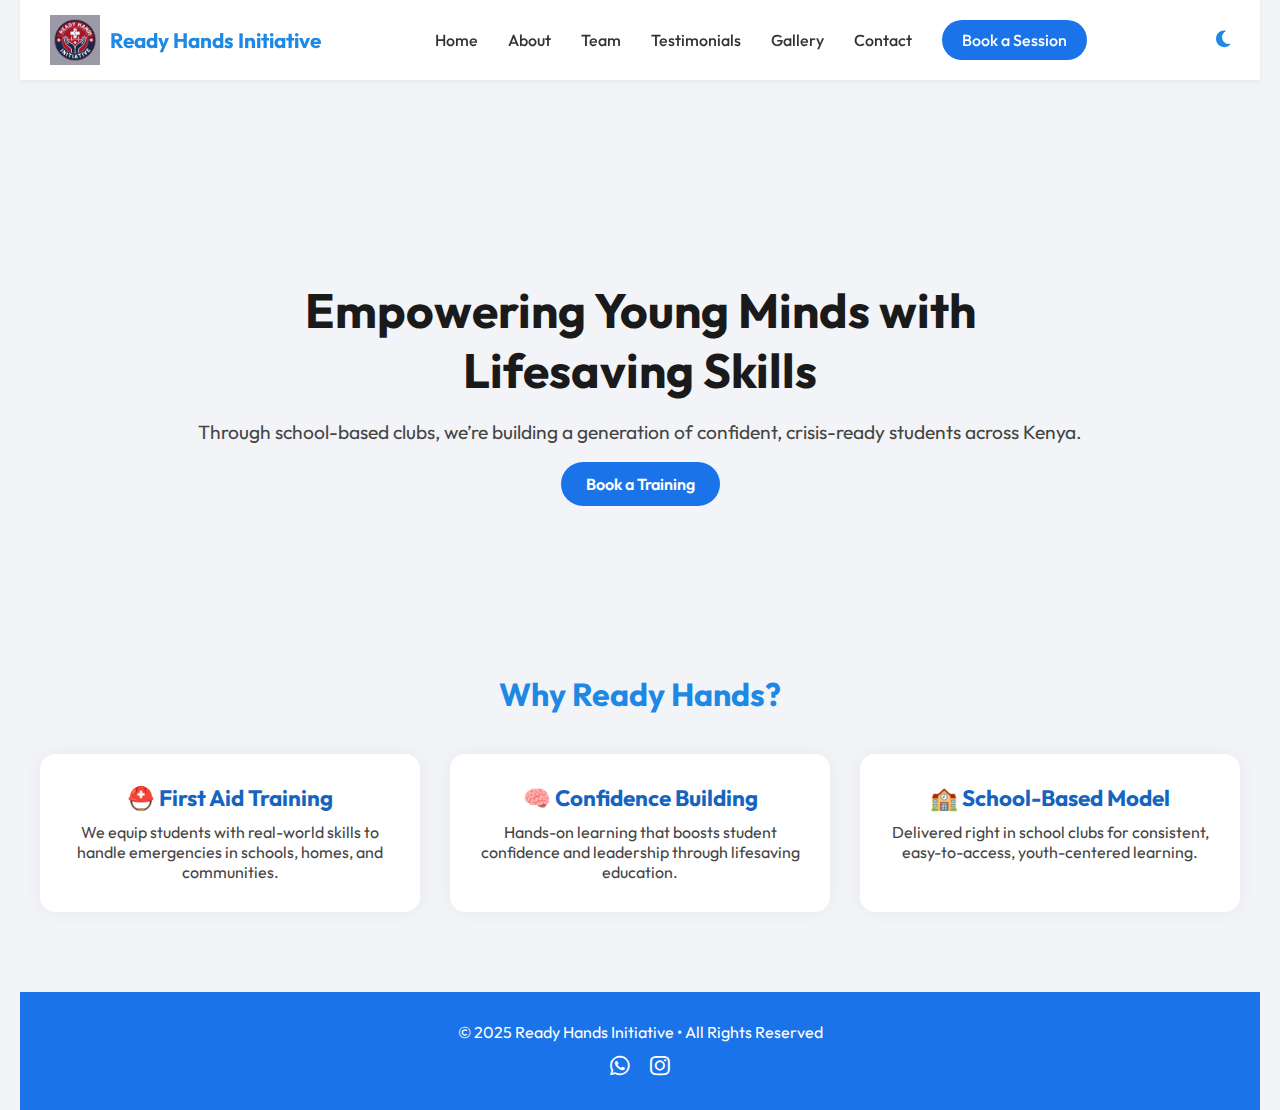
<file: index.html>
<!DOCTYPE html>
<html lang="en">
<head>
  <meta charset="UTF-8" />
  <meta name="viewport" content="width=device-width, initial-scale=1.0" />
  <meta name="description" content="Ready Hands Initiative — Empowering young minds with lifesaving skills." />
  <title>Ready Hands Initiative</title>
  <link rel="stylesheet" href="css/style.css" />
  <link href="https://fonts.googleapis.com/css2?family=Outfit:wght@400;700&display=swap" rel="stylesheet">
  <script defer src="js/script.js"></script>
  <link rel="stylesheet" href="https://cdnjs.cloudflare.com/ajax/libs/font-awesome/6.5.0/css/all.min.css">
<link rel="icon" type="image/png" href="images/favicon.png">
<link rel="shortcut icon" href="images/favicon.ico" type="image/x-icon">

</head>
<body>

   <header class="navbar">
  <div class="logo">
  <a href="index.html" class="logo-link">
    <img src="images/logo.png" alt="Ready Hands Logo">
    <span>Ready Hands Initiative</span>
  </a>
</div>

  <div class="burger" id="burger">
    <i class="fas fa-bars"></i>
  </div>
  <nav id="nav-menu">
    <ul class="nav-links">
      <li><a href="index.html">Home</a></li>
      <li><a href="about.html">About</a></li>
      <li><a href="team.html">Team</a></li>
      <li><a href="testimonials.html">Testimonials</a></li>
      <li><a href="gallery.html">Gallery</a></li>
      <li><a href="contact.html">Contact</a></li>
      <li><a href="book.html" class="cta">Book a Session</a></li>
    </ul>
  </nav>
  <button id="darkToggle" class="dark-btn" title="Toggle dark mode">
  <i class="fas fa-moon"></i>
</button>

</header>
  <section class="hero">
    <h1>Empowering Young Minds with <br> Lifesaving Skills</h1>
    <p>Through school-based clubs, we’re building a generation of confident, crisis-ready students across Kenya.</p>
    <a href="book.html" class="btn-primary">Book a Training</a>
  </section>

  <section class="impact">
    <h2>Why Ready Hands?</h2>
    <div class="impact-grid">
      <div class="impact-card">
        <h3>⛑️ First Aid Training</h3>
        <p>We equip students with real-world skills to handle emergencies in schools, homes, and communities.</p>
      </div>
      <div class="impact-card">
        <h3>🧠 Confidence Building</h3>
        <p>Hands-on learning that boosts student confidence and leadership through lifesaving education.</p>
      </div>
      <div class="impact-card">
        <h3>🏫 School-Based Model</h3>
        <p>Delivered right in school clubs for consistent, easy-to-access, youth-centered learning.</p>
      </div>
    </div>
  </section>
<footer class="footer">
  <p>&copy; 2025 Ready Hands Initiative • All Rights Reserved</p>
  <div class="footer-socials">
    <a href="https://wa.me/254702093678" target="_blank"><i class="fab fa-whatsapp"></i></a>
    <a href="https://instagram.com/readyhandske" target="_blank"><i class="fab fa-instagram"></i></a>
  </div>
</footer>
<script>
  const burger = document.getElementById("burger");
  const navMenu = document.getElementById("nav-menu");

  burger.addEventListener("click", () => {
    navMenu.classList.toggle("open");
    burger.innerHTML = navMenu.classList.contains("open")
      ? '<i class="fas fa-times"></i>'
      : '<i class="fas fa-bars"></i>';
  });
</script>
<script>
  const toggle = document.getElementById('darkToggle');

  // Apply saved dark mode on page load
  if (localStorage.getItem("darkMode") === "enabled") {
    document.body.classList.add("dark");
    toggle.innerHTML = '<i class="fas fa-sun"></i>';
  }

  toggle.addEventListener("click", () => {
    document.body.classList.toggle("dark");

    if (document.body.classList.contains("dark")) {
      toggle.innerHTML = '<i class="fas fa-sun"></i>';
      localStorage.setItem("darkMode", "enabled");
    } else {
      toggle.innerHTML = '<i class="fas fa-moon"></i>';
      localStorage.setItem("darkMode", "disabled");
    }
  });
</script>


</body>
</html>
</file>
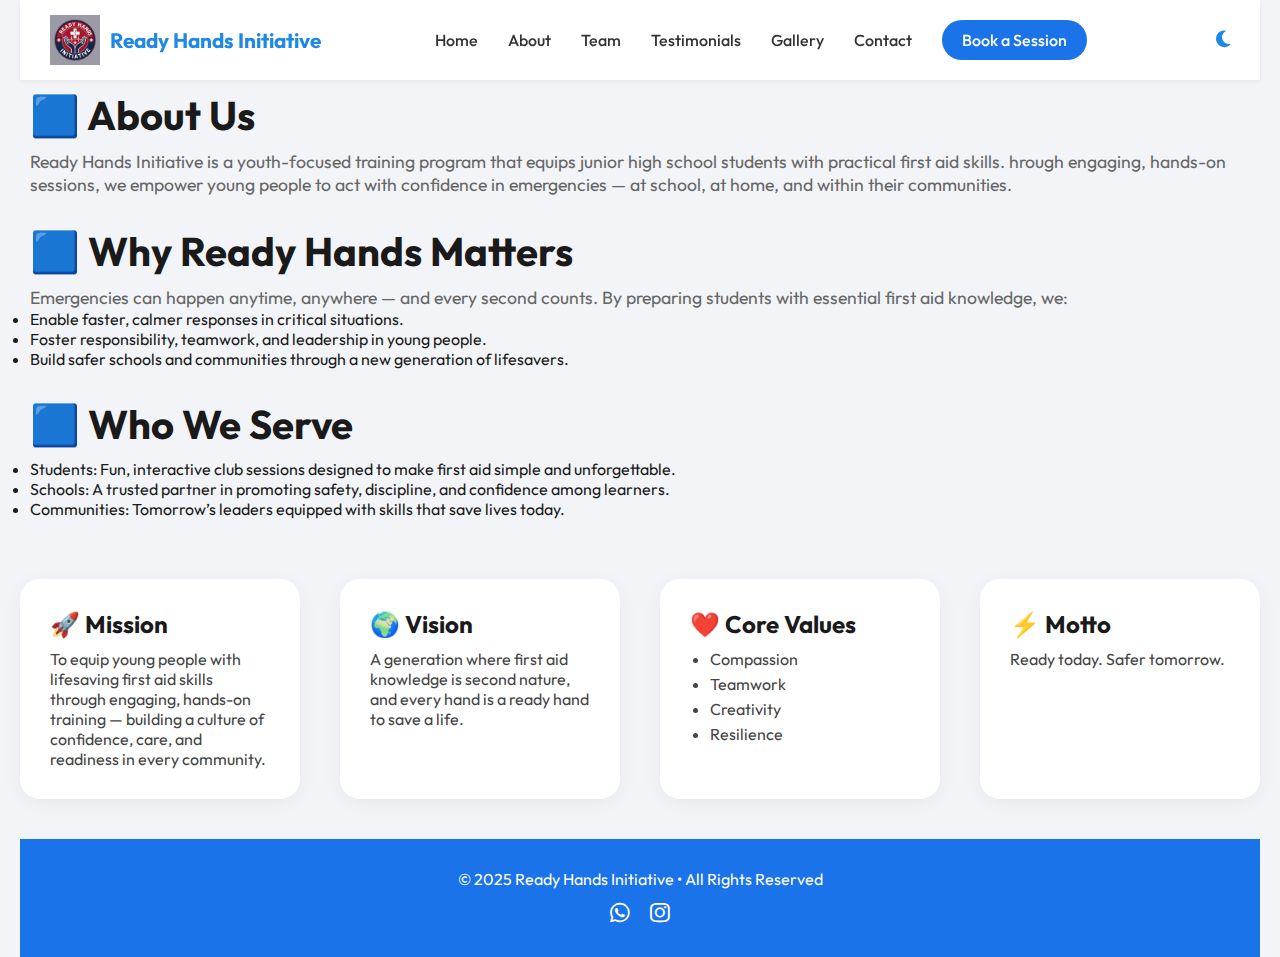
<file: about.html>
<!DOCTYPE html>
<html lang="en">
<head>
  <meta charset="UTF-8" />
  <meta name="viewport" content="width=device-width, initial-scale=1.0" />
  <meta name="description" content="Learn about our mission, vision and values." />
  <title>About Us | DuoOrg</title>
  <link rel="stylesheet" href="css/style.css" />
  <link href="https://fonts.googleapis.com/css2?family=Outfit:wght@400;700&display=swap" rel="stylesheet">
<link rel="stylesheet" href="https://cdnjs.cloudflare.com/ajax/libs/font-awesome/6.5.0/css/all.min.css">
<link rel="icon" type="image/png" href="images/favicon.png">
<link rel="shortcut icon" href="images/favicon.ico" type="image/x-icon">

</head>
<body>

  <header class="navbar">
 <div class="logo">
  <a href="index.html" class="logo-link">
    <img src="images/logo.png" alt="Ready Hands Logo">
    <span>Ready Hands Initiative</span>
  </a>
</div>

  <div class="burger" id="burger">
    <i class="fas fa-bars"></i>
  </div>
  <nav id="nav-menu">
    <ul class="nav-links">
      <li><a href="index.html">Home</a></li>
      <li><a href="about.html">About</a></li>
      <li><a href="team.html">Team</a></li>
      <li><a href="testimonials.html">Testimonials</a></li>
      <li><a href="gallery.html">Gallery</a></li>
      <li><a href="contact.html">Contact</a></li>
      <li><a href="book.html" class="cta">Book a Session</a></li>
    </ul>
  </nav>
  <button id="darkToggle" class="dark-btn" title="Toggle dark mode">
  <i class="fas fa-moon"></i>
</button>

</header>

  <section class="about-hero">
    <h1>🟦 About Us</h1>
    <p>Ready Hands Initiative is a youth-focused training program that equips 
      junior high school students with practical first aid skills. 
      hrough engaging, hands-on sessions, we empower young people to
       act with confidence in emergencies — at school, at home, and within
        their communities.</p>
  </section>
   <section class="about-hero">
    <h1>🟦 Why Ready Hands Matters</h1>
    <p>Emergencies can happen anytime, anywhere — and every second counts. 
      By preparing students with essential first aid knowledge, we:
      <ul>
<li>Enable faster, calmer responses in critical situations.</li>
<li>Foster responsibility, teamwork, and leadership in young people.</li>
<li>Build safer schools and communities through a new generation of lifesavers.</li>
</ul>
</p>
  </section>
<section class="about-hero">
    <h1>🟦 Who We Serve</h1>
    <ul><li>Students: Fun, interactive club sessions designed to make first 
      aid simple and unforgettable.</li>
<li>Schools: A trusted partner in promoting safety, discipline, and confidence
  among learners.</li>
<li>Communities: Tomorrow’s leaders equipped with skills that save lives today.</li>
    </ul>
  </section>
  <section class="values">
    <div class="card">
      <h2>🚀 Mission</h2>
      <p>To equip young people with lifesaving first aid skills through engaging, hands-on training — building a culture of confidence, care, and readiness in every community.</p>
    </div>
    <div class="card">
      <h2>🌍 Vision</h2>
      <p>A generation where first aid knowledge is second nature, and every hand is a ready hand to save a life.</p>
    </div>
    <div class="card">
      <h2>❤️ Core Values</h2>
      <ul>
        <li>Compassion</li>
        <li>Teamwork</li>
        <li>Creativity</li>
        <li>Resilience</li>
      </ul>
    </div>
    <div class="card">
      <h2>⚡ Motto</h2>
      <p>Ready today. Safer tomorrow.</p>
    </div>
  </section>
<footer class="footer">
  <p>&copy; 2025 Ready Hands Initiative • All Rights Reserved</p>
  <div class="footer-socials">
    <a href="https://wa.me/254702093678" target="_blank"><i class="fab fa-whatsapp"></i></a>
    <a href="https://instagram.com/readyhandske" target="_blank"><i class="fab fa-instagram"></i></a>
  </div>
</footer>
<script>
  const burger = document.getElementById("burger");
  const navMenu = document.getElementById("nav-menu");

  burger.addEventListener("click", () => {
    navMenu.classList.toggle("open");
    burger.innerHTML = navMenu.classList.contains("open")
      ? '<i class="fas fa-times"></i>'
      : '<i class="fas fa-bars"></i>';
  });
</script>
<script>
  const toggle = document.getElementById('darkToggle');

  // Apply saved dark mode on page load
  if (localStorage.getItem("darkMode") === "enabled") {
    document.body.classList.add("dark");
    toggle.innerHTML = '<i class="fas fa-sun"></i>';
  }

  toggle.addEventListener("click", () => {
    document.body.classList.toggle("dark");

    if (document.body.classList.contains("dark")) {
      toggle.innerHTML = '<i class="fas fa-sun"></i>';
      localStorage.setItem("darkMode", "enabled");
    } else {
      toggle.innerHTML = '<i class="fas fa-moon"></i>';
      localStorage.setItem("darkMode", "disabled");
    }
  });
</script>


</body>
</html>
</file>
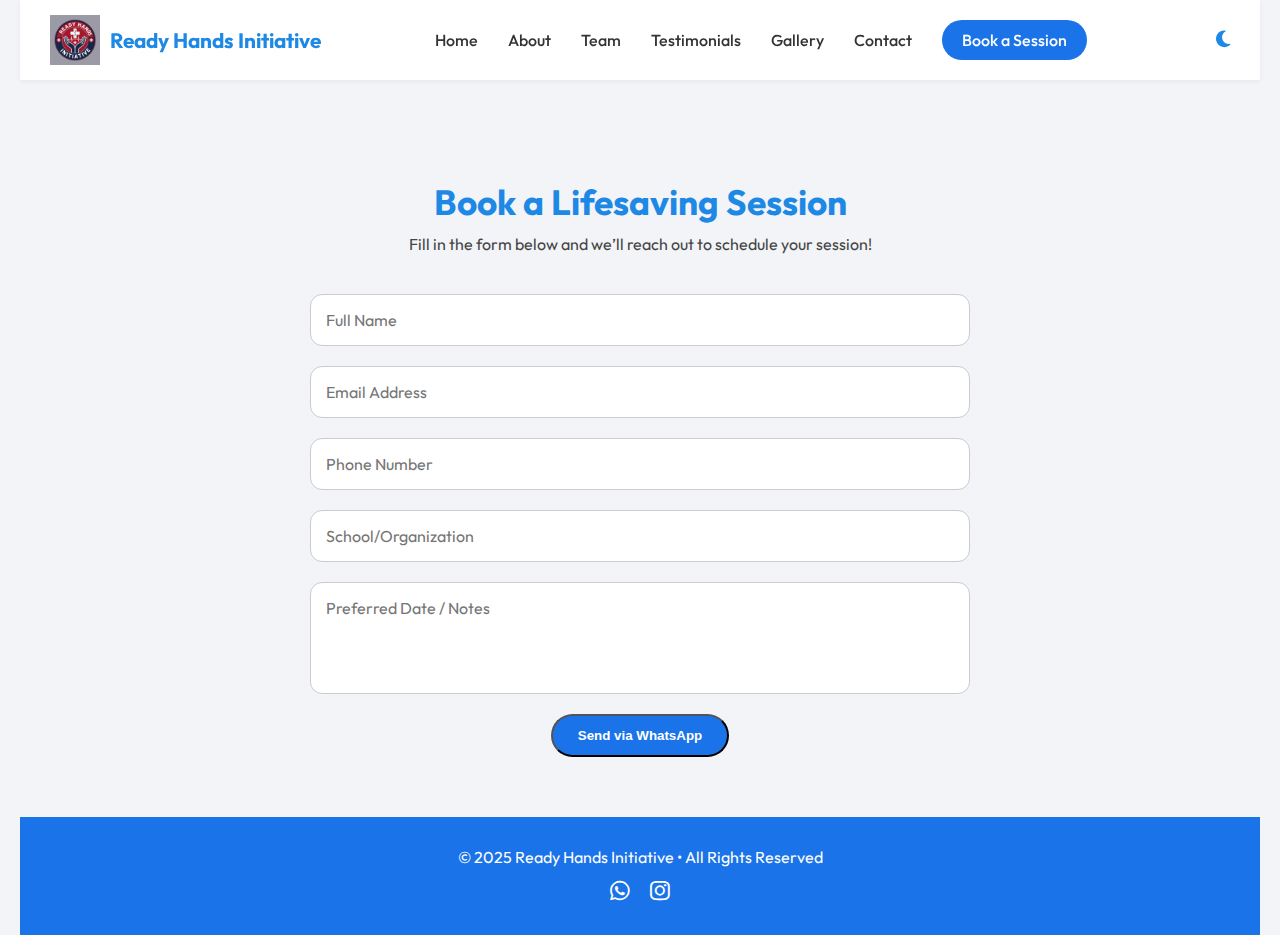
<file: book.html>
<!DOCTYPE html>
<html lang="en">
<head>
  <meta charset="UTF-8" />
  <meta name="viewport" content="width=device-width, initial-scale=1.0" />
  <meta name="description" content="Book a lifesaving training session with Ready Hands Initiative." />
  <title>Book a Session | Ready Hands</title>
  <link rel="stylesheet" href="css/style.css" />
  <link href="https://fonts.googleapis.com/css2?family=Outfit:wght@400;700&display=swap" rel="stylesheet">
  <script defer src="js/script.js"></script>
  <link rel="stylesheet" href="https://cdnjs.cloudflare.com/ajax/libs/font-awesome/6.5.0/css/all.min.css">
<link rel="icon" type="image/png" href="images/favicon.png">
<link rel="shortcut icon" href="images/favicon.ico" type="image/x-icon">

</head>
<body>

  <header class="navbar">
 <div class="logo">
  <a href="index.html" class="logo-link">
    <img src="images/logo.png" alt="Ready Hands Logo">
    <span>Ready Hands Initiative</span>
  </a>
</div>

  <div class="burger" id="burger">
    <i class="fas fa-bars"></i>
  </div>
  <nav id="nav-menu">
    <ul class="nav-links">
      <li><a href="index.html">Home</a></li>
      <li><a href="about.html">About</a></li>
      <li><a href="team.html">Team</a></li>
      <li><a href="testimonials.html">Testimonials</a></li>
      <li><a href="gallery.html">Gallery</a></li>
      <li><a href="contact.html">Contact</a></li>
      <li><a href="book.html" class="cta">Book a Session</a></li>
    </ul>
  </nav>
  <button id="darkToggle" class="dark-btn" title="Toggle dark mode">
  <i class="fas fa-moon"></i>
</button>

</header>



  <section class="booking-section">
    <h1>Book a Lifesaving Session</h1>
    <p>Fill in the form below and we’ll reach out to schedule your session!</p>

   <form class="booking-form" id="whatsappForm">
  <input type="text" placeholder="Full Name" name="name" id="name" required>
  <input type="email" placeholder="Email Address" name="email" id="email" required>
  <input type="text" placeholder="Phone Number" name="phone" id="phone" required>
  <input type="text" placeholder="School/Organization" name="org" id="org" required>
  <textarea placeholder="Preferred Date / Notes" name="message" id="message" rows="4"></textarea>
  <button type="submit" class="btn-primary">Send via WhatsApp</button>
</form>

  </section>
<footer class="footer">
  <p>&copy; 2025 Ready Hands Initiative • All Rights Reserved</p>
  <div class="footer-socials">
    <a href="https://wa.me/254702093678" target="_blank"><i class="fab fa-whatsapp"></i></a>
    <a href="https://instagram.com/readyhandske" target="_blank"><i class="fab fa-instagram"></i></a>
  </div>
</footer>
<script>
  document.getElementById("whatsappForm").addEventListener("submit", function (e) {
    e.preventDefault();

    const name = document.getElementById("name").value.trim();
    const email = document.getElementById("email").value.trim();
    const phone = document.getElementById("phone").value.trim();
    const org = document.getElementById("org").value.trim();
    const message = document.getElementById("message").value.trim();

    const encodedMessage = encodeURIComponent(
      `Hello Ready Hands! 👋\n\nI'd like to book a training session.\n\n👤 Name: ${name}\n📧 Email: ${email}\n📱 Phone: ${phone}\n🏫 Organization: ${org}\n📝 Notes: ${message}`
    );

    const whatsappNumber = "254702093678"; // Replace this with your actual number!
    const whatsappURL = `https://wa.me/${whatsappNumber}?text=${encodedMessage}`;

    window.open(whatsappURL, "_blank");
  });
</script>
<script>
  const burger = document.getElementById("burger");
  const navMenu = document.getElementById("nav-menu");

  burger.addEventListener("click", () => {
    navMenu.classList.toggle("open");
    burger.innerHTML = navMenu.classList.contains("open")
      ? '<i class="fas fa-times"></i>'
      : '<i class="fas fa-bars"></i>';
  });
</script>
<script>
  const toggle = document.getElementById('darkToggle');

  // Apply saved dark mode on page load
  if (localStorage.getItem("darkMode") === "enabled") {
    document.body.classList.add("dark");
    toggle.innerHTML = '<i class="fas fa-sun"></i>';
  }

  toggle.addEventListener("click", () => {
    document.body.classList.toggle("dark");

    if (document.body.classList.contains("dark")) {
      toggle.innerHTML = '<i class="fas fa-sun"></i>';
      localStorage.setItem("darkMode", "enabled");
    } else {
      toggle.innerHTML = '<i class="fas fa-moon"></i>';
      localStorage.setItem("darkMode", "disabled");
    }
  });
</script>


</body>
</html>
</file>
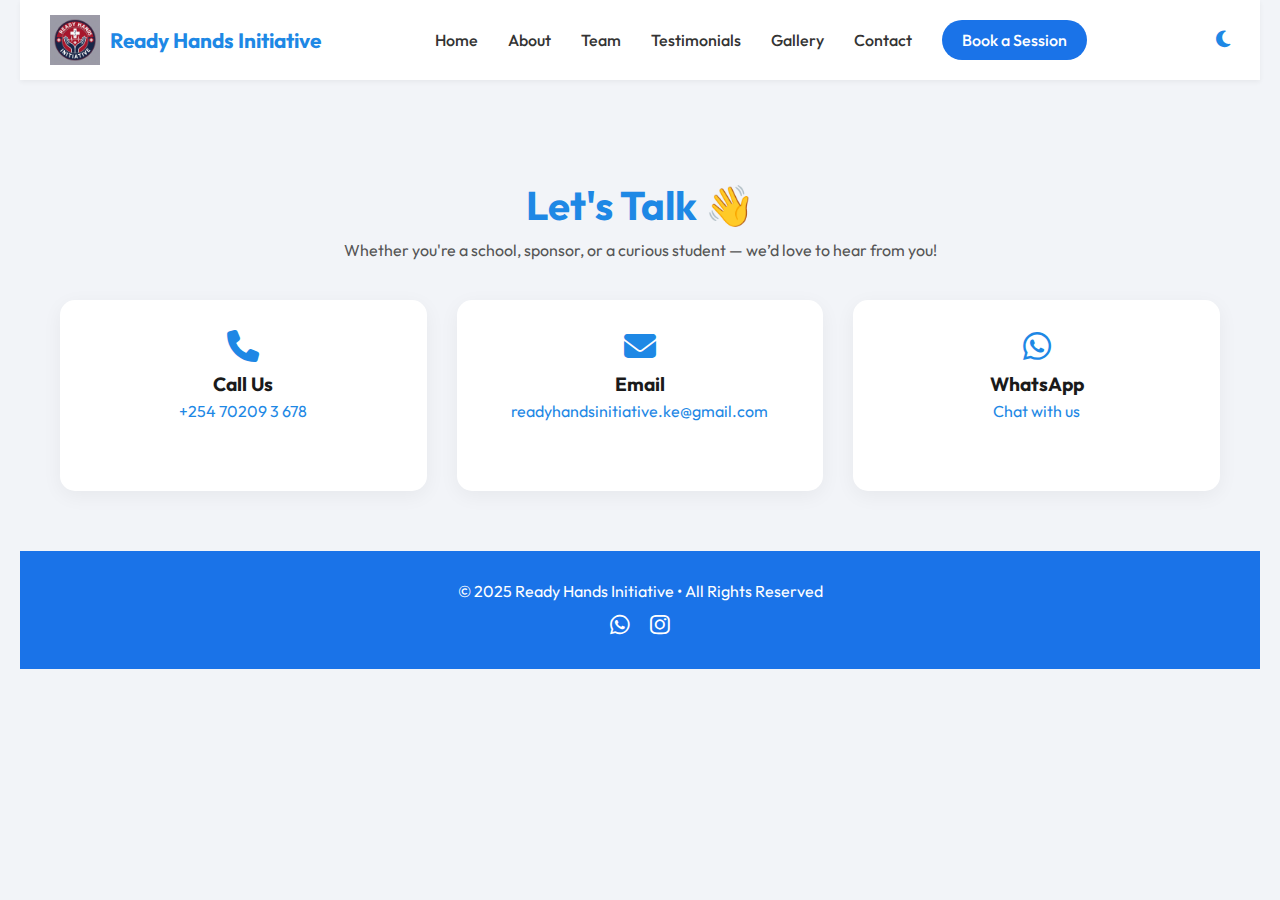
<file: contact.html>
<!DOCTYPE html>
<html lang="en">
<head>
  <meta charset="UTF-8" />
  <meta name="viewport" content="width=device-width, initial-scale=1.0" />
  <meta name="description" content="Get in touch with Ready Hands Initiative." />
  <title>Contact Us | Ready Hands</title>
  <link rel="stylesheet" href="css/style.css" />
  <link href="https://cdnjs.cloudflare.com/ajax/libs/font-awesome/6.5.0/css/all.min.css" rel="stylesheet">
  <link href="https://fonts.googleapis.com/css2?family=Outfit:wght@400;700&display=swap" rel="stylesheet">
  <link rel="icon" type="image/png" href="images/favicon.png">
<link rel="shortcut icon" href="images/favicon.ico" type="image/x-icon">

</head>
<body>

  <header class="navbar">
  <div class="logo">
  <a href="index.html" class="logo-link">
    <img src="images/logo.png" alt="Ready Hands Logo">
    <span>Ready Hands Initiative</span>
  </a>
</div>

  <div class="burger" id="burger">
    <i class="fas fa-bars"></i>
  </div>
  <nav id="nav-menu">
    <ul class="nav-links">
      <li><a href="index.html">Home</a></li>
      <li><a href="about.html">About</a></li>
      <li><a href="team.html">Team</a></li>
      <li><a href="testimonials.html">Testimonials</a></li>
      <li><a href="gallery.html">Gallery</a></li>
      <li><a href="contact.html">Contact</a></li>
      <li><a href="book.html" class="cta">Book a Session</a></li>
    </ul>
  </nav>
  <button id="darkToggle" class="dark-btn" title="Toggle dark mode">
  <i class="fas fa-moon"></i>
</button>

</header>



  <section class="contact-section">
    <h1>Let's Talk 👋</h1>
    <p>Whether you're a school, sponsor, or a curious student — we’d love to hear from you!</p>

    <div class="contact-grid">
      <div class="contact-box">
        <i class="fas fa-phone"></i>
        <h3>Call Us</h3>
        <p><a href="tel:+254702093678">+254 70209 3 678</a></p>
      </div>

      <div class="contact-box">
        <i class="fas fa-envelope"></i>
        <h3>Email</h3>
        <p><a href="mailto:readyhandsinitiative.ke@gmail.com">readyhandsinitiative.ke@gmail.com</a></p>
      </div>

      <div class="contact-box">
        <i class="fab fa-whatsapp"></i>
        <h3>WhatsApp</h3>
        <p><a href="https://wa.me/254702093678" target="_blank">Chat with us</a></p>
      </div>
    </div>
  </section>
<footer class="footer">
  <p>&copy; 2025 Ready Hands Initiative • All Rights Reserved</p>
  <div class="footer-socials">
    <a href="https://wa.me/254702093678" target="_blank"><i class="fab fa-whatsapp"></i></a>
    <a href="https://instagram.com/readyhandske" target="_blank"><i class="fab fa-instagram"></i></a>
  </div>
</footer>
<script>
  const burger = document.getElementById("burger");
  const navMenu = document.getElementById("nav-menu");

  burger.addEventListener("click", () => {
    navMenu.classList.toggle("open");
    burger.innerHTML = navMenu.classList.contains("open")
      ? '<i class="fas fa-times"></i>'
      : '<i class="fas fa-bars"></i>';
  });
</script>
<script>
  const toggle = document.getElementById('darkToggle');

  // Apply saved dark mode on page load
  if (localStorage.getItem("darkMode") === "enabled") {
    document.body.classList.add("dark");
    toggle.innerHTML = '<i class="fas fa-sun"></i>';
  }

  toggle.addEventListener("click", () => {
    document.body.classList.toggle("dark");

    if (document.body.classList.contains("dark")) {
      toggle.innerHTML = '<i class="fas fa-sun"></i>';
      localStorage.setItem("darkMode", "enabled");
    } else {
      toggle.innerHTML = '<i class="fas fa-moon"></i>';
      localStorage.setItem("darkMode", "disabled");
    }
  });
</script>


</body>
</html>
</file>
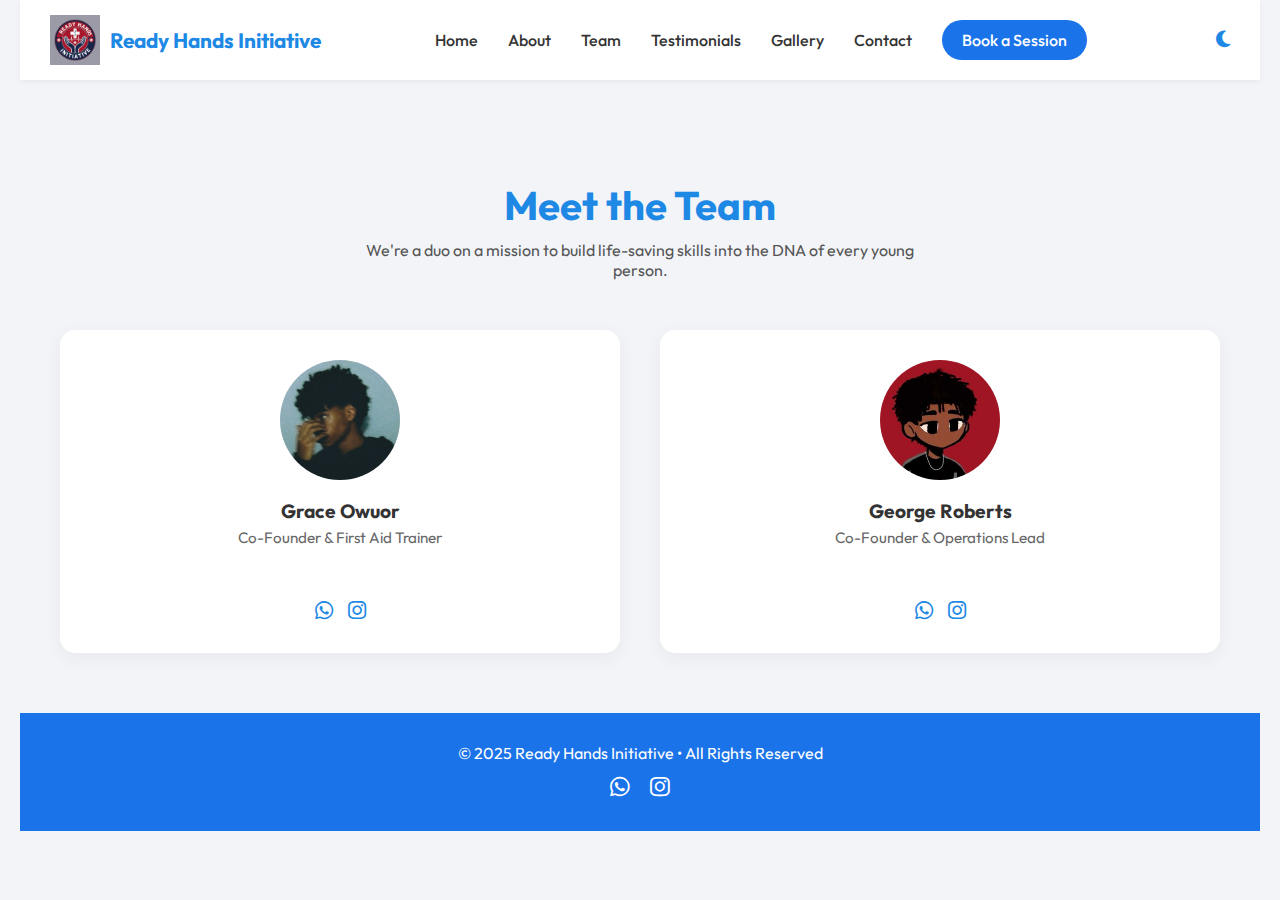
<file: team.html>
<!DOCTYPE html>
<html lang="en">
<head>
  <meta charset="UTF-8" />
  <meta name="viewport" content="width=device-width, initial-scale=1.0" />
  <meta name="description" content="Meet the passionate team behind Ready Hands Initiative." />
  <title>Our Team | Ready Hands</title>
  <link rel="stylesheet" href="css/style.css" />
  <link href="https://fonts.googleapis.com/css2?family=Outfit:wght@400;700&display=swap" rel="stylesheet">
<link rel="stylesheet" href="https://cdnjs.cloudflare.com/ajax/libs/font-awesome/6.5.0/css/all.min.css">
<link rel="icon" type="image/png" href="images/favicon.png">
<link rel="shortcut icon" href="images/favicon.ico" type="image/x-icon">

</head>
<body>

  <header class="navbar">
  <div class="logo">
  <a href="index.html" class="logo-link">
    <img src="images/logo.png" alt="Ready Hands Logo">
    <span>Ready Hands Initiative</span>
  </a>
</div>

  <div class="burger" id="burger">
    <i class="fas fa-bars"></i>
  </div>
  <nav id="nav-menu">
    <ul class="nav-links">
      <li><a href="index.html">Home</a></li>
      <li><a href="about.html">About</a></li>
      <li><a href="team.html">Team</a></li>
      <li><a href="testimonials.html">Testimonials</a></li>
      <li><a href="gallery.html">Gallery</a></li>
      <li><a href="contact.html">Contact</a></li>
      <li><a href="book.html" class="cta">Book a Session</a></li>
    </ul>
  </nav>
  <button id="darkToggle" class="dark-btn" title="Toggle dark mode">
  <i class="fas fa-moon"></i>
</button>

</header>



  <section class="team-section">
    <h1>Meet the Team</h1>
    <p>We're a duo on a mission to build life-saving skills into the DNA of every young person.</p>

    <div class="team-grid">
      <div class="team-card">
  <img src="images/founder1.jpg" alt="Co-Founder One" />
  <h3>Grace Owuor</h3>
  <p>Co-Founder & First Aid Trainer</p>
  <div class="social-icons">
    <a href="https://wa.me/254702093678" target="_blank"><i class="fab fa-whatsapp"></i></a>
    <a href="https://instagram.com/readyhandske" target="_blank"><i class="fab fa-instagram"></i></a>
  </div>
</div>

      <div class="team-card">
  <img src="images/founder2.jpg" alt="Co-Founder Two" />
  <h3>George Roberts</h3>
  <p>Co-Founder & Operations Lead</p>
  <div class="social-icons">
    <a href="https://wa.me/254706293195" target="_blank"><i class="fab fa-whatsapp"></i></a>
    <a href="https://instagram.com/george.perso123456" target="_blank"><i class="fab fa-instagram"></i></a>
  </div>
</div>

      <!-- Add more cards below if needed -->
    </div>
  </section>
<footer class="footer">
  <p>&copy; 2025 Ready Hands Initiative • All Rights Reserved</p>
  <div class="footer-socials">
    <a href="https://wa.me/254702093678" target="_blank"><i class="fab fa-whatsapp"></i></a>
    <a href="https://instagram.com/readyhandske" target="_blank"><i class="fab fa-instagram"></i></a>
  </div>
</footer>
<script>
  const burger = document.getElementById("burger");
  const navMenu = document.getElementById("nav-menu");

  burger.addEventListener("click", () => {
    navMenu.classList.toggle("open");
    burger.innerHTML = navMenu.classList.contains("open")
      ? '<i class="fas fa-times"></i>'
      : '<i class="fas fa-bars"></i>';
  });
</script>
<script>
  const toggle = document.getElementById('darkToggle');

  // Apply saved dark mode on page load
  if (localStorage.getItem("darkMode") === "enabled") {
    document.body.classList.add("dark");
    toggle.innerHTML = '<i class="fas fa-sun"></i>';
  }

  toggle.addEventListener("click", () => {
    document.body.classList.toggle("dark");

    if (document.body.classList.contains("dark")) {
      toggle.innerHTML = '<i class="fas fa-sun"></i>';
      localStorage.setItem("darkMode", "enabled");
    } else {
      toggle.innerHTML = '<i class="fas fa-moon"></i>';
      localStorage.setItem("darkMode", "disabled");
    }
  });
</script>


</body>
</html>
</file>
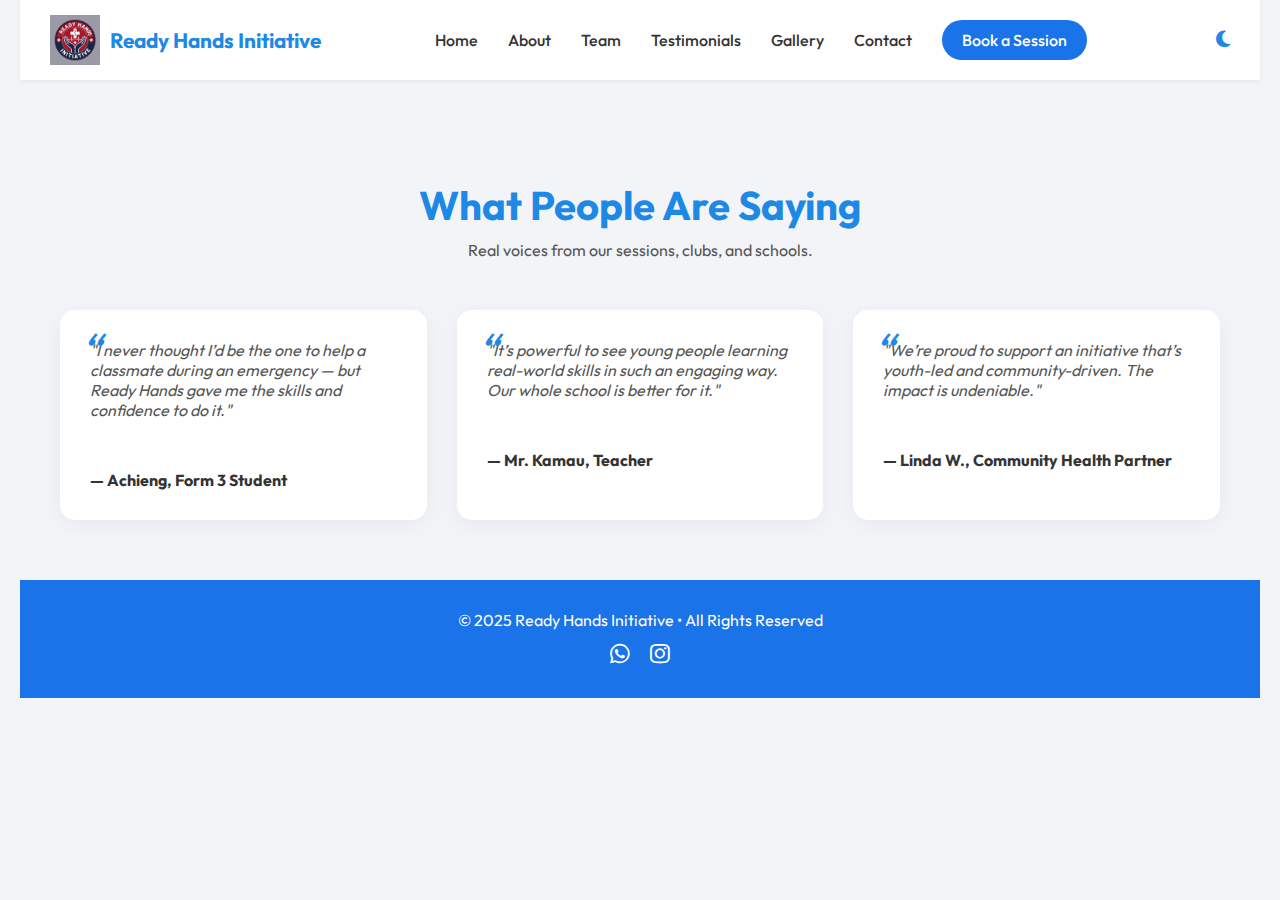
<file: testimonials.html>
<!DOCTYPE html>
<html lang="en">
<head>
  <meta charset="UTF-8" />
  <meta name="viewport" content="width=device-width, initial-scale=1.0" />
  <meta name="description" content="What students, teachers, and partners say about Ready Hands Initiative." />
  <title>Testimonials | Ready Hands</title>
  <link rel="stylesheet" href="css/style.css" />
  <link href="https://cdnjs.cloudflare.com/ajax/libs/font-awesome/6.5.0/css/all.min.css" rel="stylesheet">
  <link href="https://fonts.googleapis.com/css2?family=Outfit:wght@400;700&display=swap" rel="stylesheet">
<link rel="icon" type="image/png" href="images/favicon.png">
<link rel="shortcut icon" href="images/favicon.ico" type="image/x-icon">

</head>
<body>

  <header class="navbar">
 <div class="logo">
  <a href="index.html" class="logo-link">
    <img src="images/logo.png" alt="Ready Hands Logo">
    <span>Ready Hands Initiative</span>
  </a>
</div>
  <div class="burger" id="burger">
    <i class="fas fa-bars"></i>
  </div>
  <nav id="nav-menu">
    <ul class="nav-links">
      <li><a href="index.html">Home</a></li>
      <li><a href="about.html">About</a></li>
      <li><a href="team.html">Team</a></li>
      <li><a href="testimonials.html">Testimonials</a></li>
      <li><a href="gallery.html">Gallery</a></li>
      <li><a href="contact.html">Contact</a></li>
      <li><a href="book.html" class="cta">Book a Session</a></li>
    </ul>
  </nav>
  <button id="darkToggle" class="dark-btn" title="Toggle dark mode">
  <i class="fas fa-moon"></i>
</button>

</header>



  <section class="testimonial-section">
    <h1>What People Are Saying</h1>
    <p>Real voices from our sessions, clubs, and schools.</p>

    <div class="testimonial-grid">
      <div class="testimonial-card">
        <p>"I never thought I’d be the one to help a classmate during an emergency — but Ready Hands gave me the skills and confidence to do it."</p>
        <h4>— Achieng, Form 3 Student</h4>
      </div>
      <div class="testimonial-card">
        <p>"It’s powerful to see young people learning real-world skills in such an engaging way. Our whole school is better for it."</p>
        <h4>— Mr. Kamau, Teacher</h4>
      </div>
      <div class="testimonial-card">
        <p>"We’re proud to support an initiative that’s youth-led and community-driven. The impact is undeniable."</p>
        <h4>— Linda W., Community Health Partner</h4>
      </div>
    </div>
  </section>
<footer class="footer">
  <p>&copy; 2025 Ready Hands Initiative • All Rights Reserved</p>
  <div class="footer-socials">
    <a href="https://wa.me/254702093678" target="_blank"><i class="fab fa-whatsapp"></i></a>
    <a href="https://instagram.com/readyhandske" target="_blank"><i class="fab fa-instagram"></i></a>
  </div>
</footer>
<script>
  const burger = document.getElementById("burger");
  const navMenu = document.getElementById("nav-menu");

  burger.addEventListener("click", () => {
    navMenu.classList.toggle("open");
    burger.innerHTML = navMenu.classList.contains("open")
      ? '<i class="fas fa-times"></i>'
      : '<i class="fas fa-bars"></i>';
  });
</script>
<script>
  const toggle = document.getElementById('darkToggle');

  // Apply saved dark mode on page load
  if (localStorage.getItem("darkMode") === "enabled") {
    document.body.classList.add("dark");
    toggle.innerHTML = '<i class="fas fa-sun"></i>';
  }

  toggle.addEventListener("click", () => {
    document.body.classList.toggle("dark");

    if (document.body.classList.contains("dark")) {
      toggle.innerHTML = '<i class="fas fa-sun"></i>';
      localStorage.setItem("darkMode", "enabled");
    } else {
      toggle.innerHTML = '<i class="fas fa-moon"></i>';
      localStorage.setItem("darkMode", "disabled");
    }
  });
</script>

</body>
</html>
</file>
<file: css/style.css>
* {
  margin: 0;
  padding: 0;
  box-sizing: border-box;
}

body {
  font-family: 'Outfit', sans-serif;
  background: #f2f4f8;
  color: #1a1a1a;
  padding: 0 20px;
}

.navbar {
  position: sticky;
  top: 0;
  z-index: 999;
  background: #fff;
  display: flex;
  justify-content: space-between;
  align-items: center;
  padding: 15px 30px;
  box-shadow: 0 2px 5px rgba(0,0,0,0.05);
}
.hero, .about-section, .team-section, .gallery-section, .testimonial-section, .contact-section {
  padding-top: 100px; /* adjust based on navbar height */
}



.logo {
  font-size: 1.8rem;
  font-weight: 700;
}

.nav-links {
  display: flex;
  list-style: none;
  gap: 30px;
}

.nav-links a {
  text-decoration: none;
  color: #333;
  font-weight: 500;
}

.cta {
  background: #1a73e8;
  color: white !important;
  padding: 10px 20px;
  border-radius: 25px;
  transition: 0.3s ease;
}

.cta:hover {
  background: #0f5bd7;
}

.hero {
  text-align: center;
  margin-top: 100px;
  padding-bottom: 100px;
}

.hero h1 {
  font-size: 3rem;
  margin-bottom: 20px;
}

.hero p {
  font-size: 1.2rem;
  margin-bottom: 30px;
  color: #444;
}

.btn-primary {
  background: #1a73e8;
  color: white;
  padding: 12px 25px;
  border-radius: 30px;
  text-decoration: none;
  font-weight: 600;
  transition: background 0.3s ease;
}

.btn-primary:hover {
  background: #0f5bd7;
}
.about-hero {
  text-align: start;
  margin-top: 10px;
  padding: 0 10px 20px;
}

.about-hero h1 {
  font-size: 2.5rem;
  margin-bottom: 10px;
}

.about-hero p {
  font-size: 1.1rem;
  color: #666;
  margin: 0 auto;
  flex: start;
}

.values {
  display: grid;
  grid-template-columns: repeat(auto-fit, minmax(260px, 1fr));
  gap: 40px;
  padding: 40px 0;
}

.card {
  background: #fff;
  padding: 30px;
  border-radius: 20px;
  box-shadow: 0 4px 20px rgba(0,0,0,0.05);
}

.card h2 {
  font-size: 1.5rem;
  margin-bottom: 10px;
}

.card p,
.card ul {
  font-size: 1rem;
  color: #444;
}

.card ul {
  padding-left: 20px;
}

.card ul li {
  margin-bottom: 5px;
}
.impact {
  padding: 80px 20px;
  text-align: center;
}

.impact h2 {
  font-size: 2rem;
  margin-bottom: 40px;
  color: #1e88e5;
}

.impact-grid {
  display: grid;
  grid-template-columns: repeat(auto-fit, minmax(250px, 1fr));
  gap: 30px;
}

.impact-card {
  background: #fff;
  padding: 30px;
  border-radius: 15px;
  box-shadow: 0 0 20px rgba(0,0,0,0.05);
  text-align: center;
}

.impact-card h3 {
  font-size: 1.4rem;
  color: #1565c0;
  margin-bottom: 10px;
}

.impact-card p {
  font-size: 1rem;
  color: #444;
}
.booking-section {
  max-width: 700px;
  margin: auto;
  padding: 100px 20px 60px;
  text-align: center;
}

.booking-section h1 {
  font-size: 2.2rem;
  color: #1e88e5;
  margin-bottom: 10px;
}

.booking-section p {
  margin-bottom: 40px;
  font-size: 1rem;
  color: #444;
}

.booking-form {
  display: flex;
  flex-direction: column;
  gap: 20px;
}

.booking-form input,
.booking-form textarea {
  padding: 15px;
  border: 1px solid #ccc;
  border-radius: 12px;
  font-size: 1rem;
  font-family: 'Outfit', sans-serif;
}

.booking-form textarea {
  resize: none;
}

.booking-form .btn-primary {
  width: fit-content;
  margin: 0 auto;
}
.team-section {
  text-align: center;
  padding: 100px 20px 60px;
}

.team-section h1 {
  font-size: 2.5rem;
  color: #1e88e5;
  margin-bottom: 10px;
}

.team-section p {
  font-size: 1rem;
  color: #555;
  margin-bottom: 50px;
  max-width: 600px;
  margin-inline: auto;
}

.team-grid {
  display: grid;
  grid-template-columns: repeat(auto-fit, minmax(240px, 1fr));
  gap: 40px;
  padding: 0 20px;
}

.team-card {
  background: #ffffff;
  padding: 30px 20px;
  border-radius: 15px;
  box-shadow: 0 5px 20px rgba(0,0,0,0.05);
  text-align: center;
  transition: transform 0.3s ease;
}

.team-card:hover {
  transform: translateY(-8px);
}

.team-card img {
  width: 120px;
  height: 120px;
  object-fit: cover;
  border-radius: 50%;
  margin-bottom: 15px;
}

.team-card h3 {
  margin-bottom: 5px;
  font-size: 1.2rem;
  color: #333;
}

.team-card p {
  font-size: 0.95rem;
  color: #666;
}
.social-icons {
  margin-top: 15px;
  display: flex;
  justify-content: center;
  gap: 15px;
}

.social-icons a {
  color: #1e88e5;
  font-size: 1.3rem;
  transition: color 0.3s ease;
}

.social-icons a:hover {
  color: #0f5bd7;
}
.footer {
  background: #1a73e8;
  color: white;
  padding: 30px 20px;
  text-align: center;
}

.footer-socials {
  margin-top: 10px;
  display: flex;
  justify-content: center;
  gap: 20px;
}

.footer-socials a {
  color: white;
  font-size: 1.4rem;
  transition: opacity 0.3s ease;
}

.footer-socials a:hover {
  opacity: 0.8;
}
.testimonial-section {
  text-align: center;
  padding: 100px 20px 60px;
}

.testimonial-section h1 {
  font-size: 2.5rem;
  color: #1e88e5;
  margin-bottom: 10px;
}

.testimonial-section p {
  font-size: 1rem;
  color: #555;
  margin-bottom: 50px;
  max-width: 600px;
  margin-inline: auto;
}

.testimonial-grid {
  display: grid;
  grid-template-columns: repeat(auto-fit, minmax(280px, 1fr));
  gap: 30px;
  padding: 0 20px;
}

.testimonial-card {
  background: #ffffff;
  padding: 30px;
  border-radius: 15px;
  box-shadow: 0 5px 25px rgba(0,0,0,0.05);
  text-align: left;
  font-style: italic;
  position: relative;
}

.testimonial-card::before {
  content: "“";
  font-size: 3rem;
  color: #1e88e5;
  position: absolute;
  top: 10px;
  left: 20px;
}

.testimonial-card h4 {
  margin-top: 20px;
  font-size: 1rem;
  font-style: normal;
  color: #333;
}
.gallery-section {
  text-align: center;
  padding: 100px 20px 60px;
}

.gallery-section h1 {
  font-size: 2.5rem;
  color: #1e88e5;
  margin-bottom: 10px;
}

.gallery-section p {
  color: #555;
  margin-bottom: 40px;
  font-size: 1rem;
}

.gallery-grid {
  display: grid;
  grid-template-columns: repeat(auto-fit, minmax(250px, 1fr));
  gap: 20px;
  padding: 0 20px;
}

.gallery-grid img {
  width: 100%;
  border-radius: 15px;
  transition: transform 0.3s ease, box-shadow 0.3s ease;
  cursor: pointer;
}

.gallery-grid img:hover {
  transform: scale(1.03);
  box-shadow: 0 4px 20px rgba(0, 0, 0, 0.1);
}
.contact-section {
  text-align: center;
  padding: 100px 20px 60px;
}

.contact-section h1 {
  font-size: 2.5rem;
  color: #1e88e5;
  margin-bottom: 10px;
}

.contact-section p {
  max-width: 600px;
  margin: 0 auto 40px;
  color: #555;
}

.contact-grid {
  display: grid;
  grid-template-columns: repeat(auto-fit, minmax(250px, 1fr));
  gap: 30px;
  padding: 0 20px;
}

.contact-box {
  background: white;
  padding: 30px 20px;
  border-radius: 15px;
  box-shadow: 0 5px 20px rgba(0,0,0,0.05);
  transition: transform 0.3s ease;
}

.contact-box:hover {
  transform: translateY(-5px);
}

.contact-box i {
  font-size: 2rem;
  color: #1e88e5;
  margin-bottom: 10px;
}

.contact-box h3 {
  font-size: 1.2rem;
  margin-bottom: 5px;
}

.contact-box a {
  color: #1e88e5;
  text-decoration: none;
}

.contact-box a:hover {
  text-decoration: underline;
}
/* Burger icon */
.burger {
  display: none;
  font-size: 1.6rem;
  cursor: pointer;
  color: #1e88e5;
}

@media (max-width: 768px) {
  .burger {
    display: block;
  }

  nav {
    position: absolute;
    top: 70px;
    right: 0;
    width: 100%;
    background: white;
    box-shadow: 0 4px 10px rgba(0,0,0,0.1);
    display: none;
  }

  nav.open {
    display: block;
  }

  .nav-links {
    flex-direction: column;
    gap: 20px;
    padding: 30px 0;
  }

  .nav-links li {
    text-align: center;
  }
}
.logo-link {
  display: flex;
  align-items: center;
  gap: 10px;
  text-decoration: none;
}

.logo-link img {
  height: 50px;
  object-fit: contain;
}

.logo-link span {
  font-family: 'Outfit', sans-serif;
  font-size: 1.3rem;
  font-weight: 700;
  color: #1e88e5;
}
.dark-btn {
  background: none;
  border: none;
  font-size: 1.2rem;
  cursor: pointer;
  color: #1e88e5;
  margin-left: 15px;
}
body.dark {
  background-color: #121212;
  color: #eaeaea;
}

body.dark .navbar {
  background-color: #1e1e1e;
  box-shadow: 0 2px 5px rgba(255, 255, 255, 0.05);
}

body.dark a {
  color: #90caf9;
}

body.dark .contact-box,
body.dark .testimonial-card,
body.dark .gallery-grid img,
body.dark .booking-form,
body.dark .footer {
  background-color: #222;
  color: #eee;
  box-shadow: none;
}

body.dark .btn-primary {
  background: #90caf9;
  color: #000;
}
</file>
